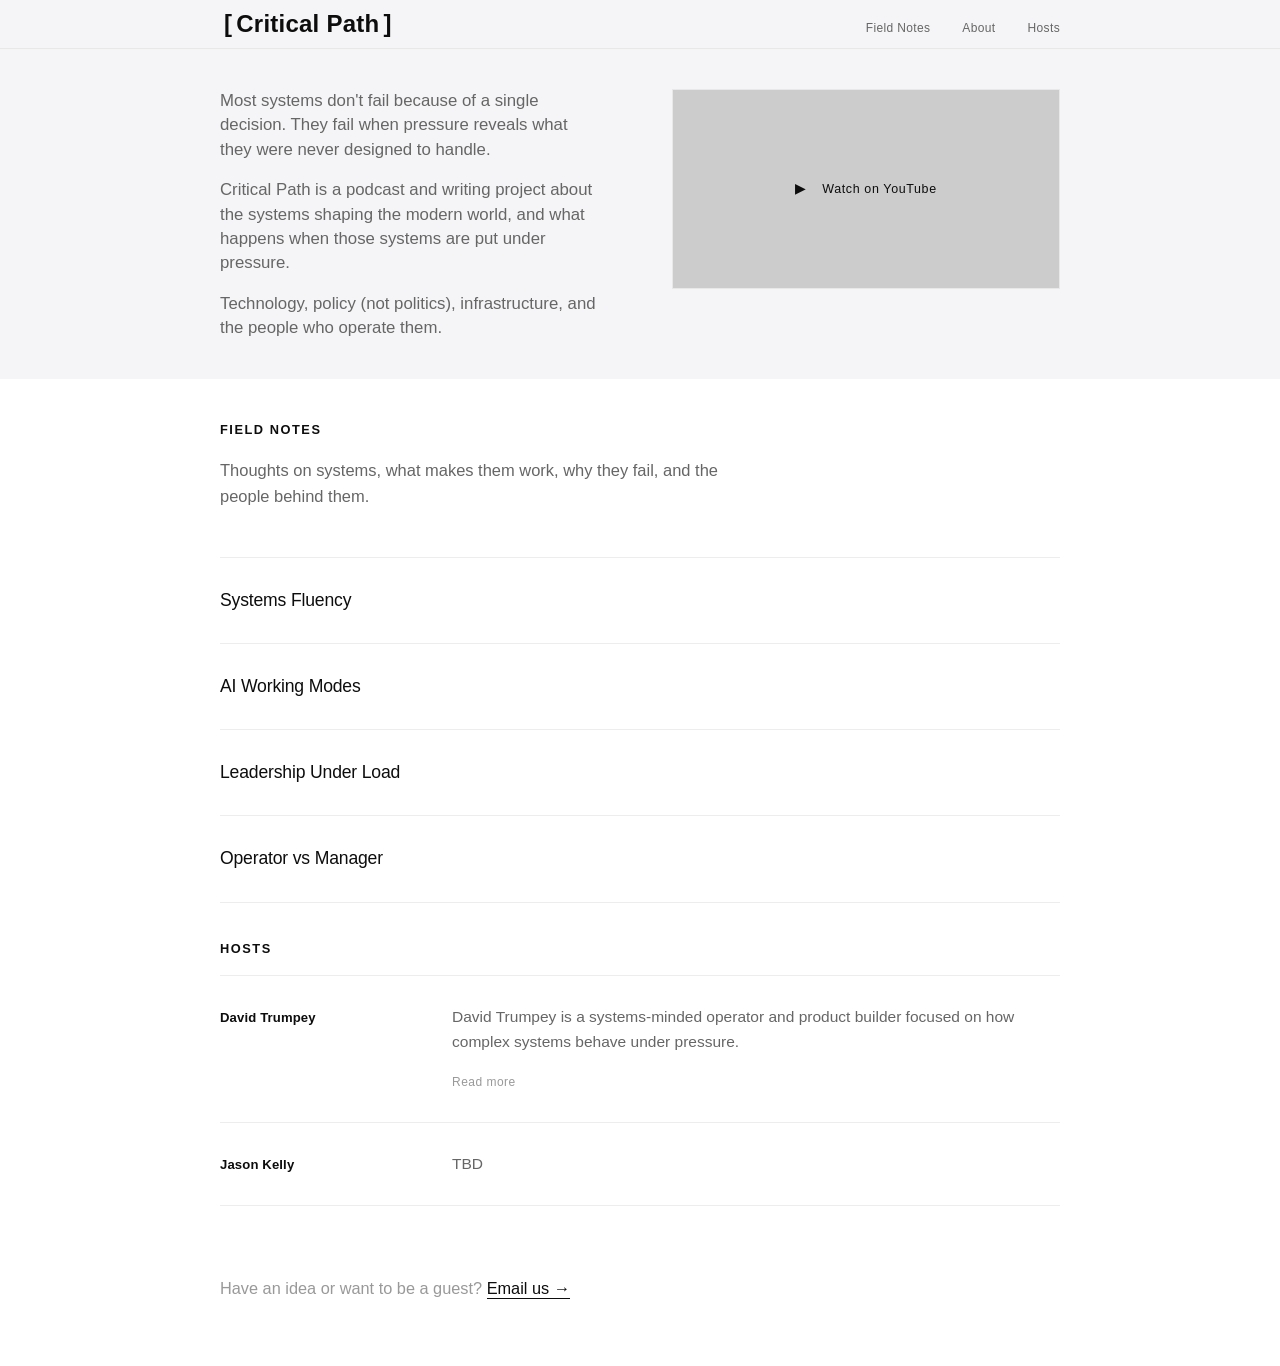
<file: index.html>
<!DOCTYPE html>
<html lang="en">
<head>
  <meta charset="UTF-8" />
  <meta name="viewport" content="width=device-width, initial-scale=1.0" />
  <title>Critical Path Podcast</title>
  <link rel="preconnect" href="https://fonts.googleapis.com" />
  <link rel="preconnect" href="https://fonts.gstatic.com" crossorigin />
  <link href="https://fonts.googleapis.com/css2?family=IBM+Plex+Mono:wght@400;500;600&display=swap" rel="stylesheet" />
  <link rel="stylesheet" href="styles.css" />
</head>
<body>

  <!-- HEADER -->
  <div class="site-header-wrap">
  <header class="site-header">
    <a href="index.html" class="site-name"><span class="bracket">[</span><span class="title">Critical Path</span><span class="bracket">]</span></a>
    <nav class="site-nav">
      <a href="#field-notes">Field Notes</a>
      <a href="#about">About</a>
      <a href="#hosts">Hosts</a>
    </nav>
  </header>
  </div>

  <!-- HERO -->
  <section class="hero">
    <div class="hero-inner">
    <div class="hero-text">
      <p class="hero-desc">Most systems don't fail because of a single decision. They fail when pressure reveals what they were never designed to handle.</p>
      <p class="hero-desc">Critical Path is a podcast and writing project about the systems shaping the modern world, and what happens when those systems are put under pressure.</p>
      <p class="hero-desc">Technology, policy (not politics), infrastructure, and the people who operate them.</p>
    </div>
    <div class="hero-video">
<a class="video-link" href="https://www.youtube.com/watch?v=QAIOffTPTxQ" target="_blank" rel="noopener">
        <span class="video-link-play">&#9654;</span>
        <span class="video-link-text">Watch on YouTube</span>
      </a>
    </div>
    </div>
  </section>

  <!-- FIELD NOTES -->
  <section class="field-notes" id="field-notes">
    <p class="section-label">Field Notes</p>
    <p class="field-notes-sub">Thoughts on systems, what makes them work, why they fail, and the people behind them.</p>

    <ul class="notes-list">

      <li class="note-row">
        <a href="field-note-systems-fluency.html" class="note-title">Systems Fluency</a>
      </li>

      <li class="note-row">
        <a href="field-note-ai-working-modes.html" class="note-title">AI Working Modes</a>
      </li>

      <li class="note-row">
        <a href="#" class="note-title">Leadership Under Load</a>
      </li>

      <li class="note-row">
        <a href="#" class="note-title">Operator vs Manager</a>
      </li>

    </ul>
  </section>

<!-- HOSTS -->
  <section class="hosts" id="hosts">
    <p class="section-label">Hosts</p>
    <ul class="hosts-list">
      <li class="host-row">
        <span class="host-name">David Trumpey</span>
        <div class="host-bio">
          <p>David Trumpey is a systems-minded operator and product builder focused on how complex systems behave under pressure.</p>
          <div class="host-bio-expanded">
            <p>His work spans strategy, design, product, and execution, shaping a practical understanding of how work actually happens, where decisions break down, and why systems fail in ways no one planned for.</p>
            <p>He now focuses on applying AI to real workflows, using it to redesign how work gets done. Moving from experimentation to implementation requires structure, not prompts, and clear thinking, not just capability.</p>
            <p>Critical Path reflects that lens. Systems, constraints, and the people responsible for making them hold when it matters.</p>
          </div>
          <button class="bio-toggle" onclick="toggleBio(this)">Read more</button>
        </div>
      </li>
      <li class="host-row">
        <span class="host-name">Jason Kelly</span>
        <span class="host-bio">TBD</span>
      </li>
    </ul>
  </section>

  <!-- FOOTER -->
  <footer class="site-footer">
    <p>Have an idea or want to be a guest? <a href="mailto:hello@criticalpathpodcast.com">Email us →</a></p>
  </footer>

  <script src="app.js"></script>
</body>
</html>
</file>
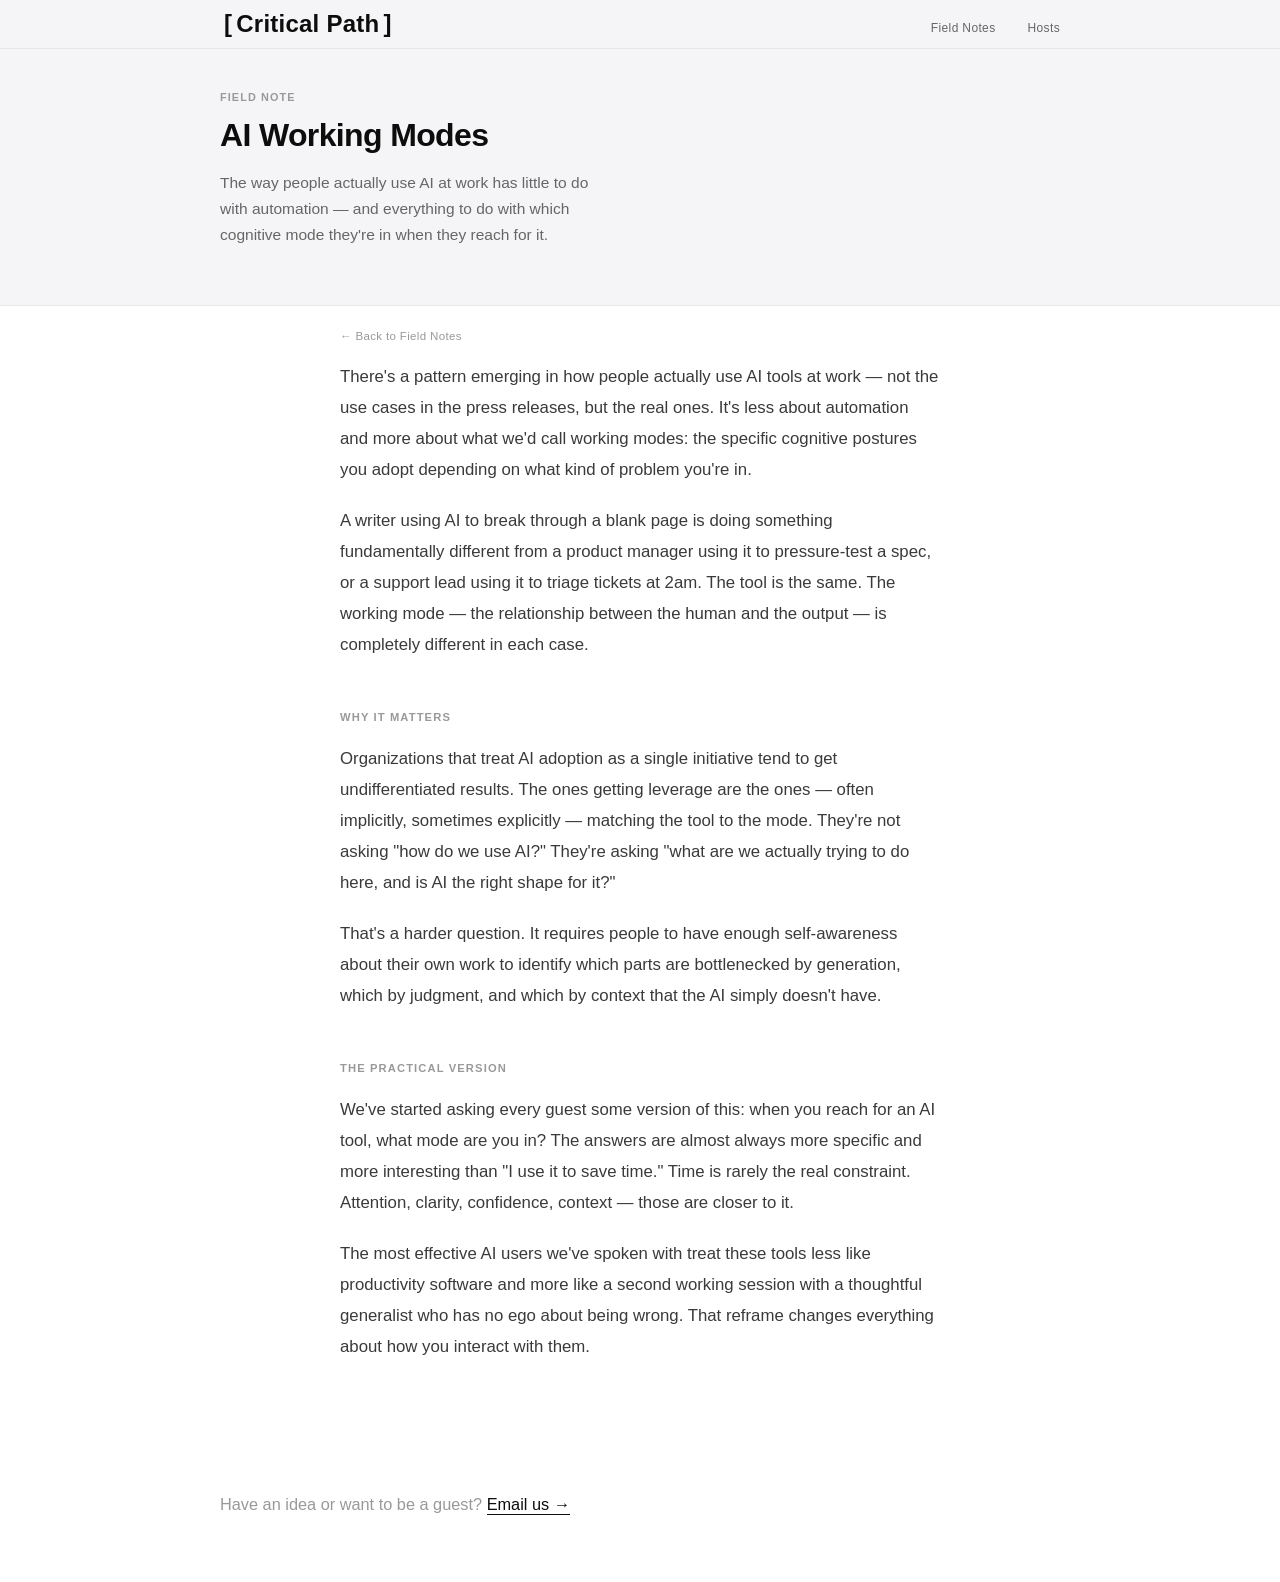
<file: field-note-ai-working-modes.html>
<!DOCTYPE html>
<html lang="en">
<head>
  <meta charset="UTF-8" />
  <meta name="viewport" content="width=device-width, initial-scale=1.0" />
  <title>AI Working Modes — Critical Path</title>
  <link rel="preconnect" href="https://fonts.googleapis.com" />
  <link rel="preconnect" href="https://fonts.gstatic.com" crossorigin />
  <link href="https://fonts.googleapis.com/css2?family=IBM+Plex+Mono:wght@400;500;600&display=swap" rel="stylesheet" />
  <link rel="stylesheet" href="styles.css" />
</head>
<body>

  <div class="site-header-wrap">
    <header class="site-header">
      <a href="index.html" class="site-name"><span class="bracket">[</span><span class="title">Critical Path</span><span class="bracket">]</span></a>
      <nav class="site-nav">
        <a href="index.html#field-notes">Field Notes</a>
        <a href="index.html#hosts">Hosts</a>
      </nav>
    </header>
  </div>

  <div class="detail-hero">
    <div class="detail-hero-inner">
      <div class="detail-hero-text">
        <p class="detail-tag">Field Note</p>
        <h1 class="detail-title">AI Working Modes</h1>
        <p class="detail-intro">The way people actually use AI at work has little to do with automation — and everything to do with which cognitive mode they're in when they reach for it.</p>
      </div>
    </div>
  </div>

  <main class="detail-body">

    <a href="index.html#field-notes" class="detail-back">← Back to Field Notes</a>

    <div class="detail-prose">
      <p>There's a pattern emerging in how people actually use AI tools at work — not the use cases in the press releases, but the real ones. It's less about automation and more about what we'd call working modes: the specific cognitive postures you adopt depending on what kind of problem you're in.</p>

      <p>A writer using AI to break through a blank page is doing something fundamentally different from a product manager using it to pressure-test a spec, or a support lead using it to triage tickets at 2am. The tool is the same. The working mode — the relationship between the human and the output — is completely different in each case.</p>

      <h3>Why it matters</h3>

      <p>Organizations that treat AI adoption as a single initiative tend to get undifferentiated results. The ones getting leverage are the ones — often implicitly, sometimes explicitly — matching the tool to the mode. They're not asking "how do we use AI?" They're asking "what are we actually trying to do here, and is AI the right shape for it?"</p>

      <p>That's a harder question. It requires people to have enough self-awareness about their own work to identify which parts are bottlenecked by generation, which by judgment, and which by context that the AI simply doesn't have.</p>

      <h3>The practical version</h3>

      <p>We've started asking every guest some version of this: when you reach for an AI tool, what mode are you in? The answers are almost always more specific and more interesting than "I use it to save time." Time is rarely the real constraint. Attention, clarity, confidence, context — those are closer to it.</p>

      <p>The most effective AI users we've spoken with treat these tools less like productivity software and more like a second working session with a thoughtful generalist who has no ego about being wrong. That reframe changes everything about how you interact with them.</p>
    </div>

  </main>

  <footer class="site-footer">
    <p>Have an idea or want to be a guest? <a href="mailto:hello@criticalpathpodcast.com">Email us →</a></p>
  </footer>

</body>
</html>
</file>
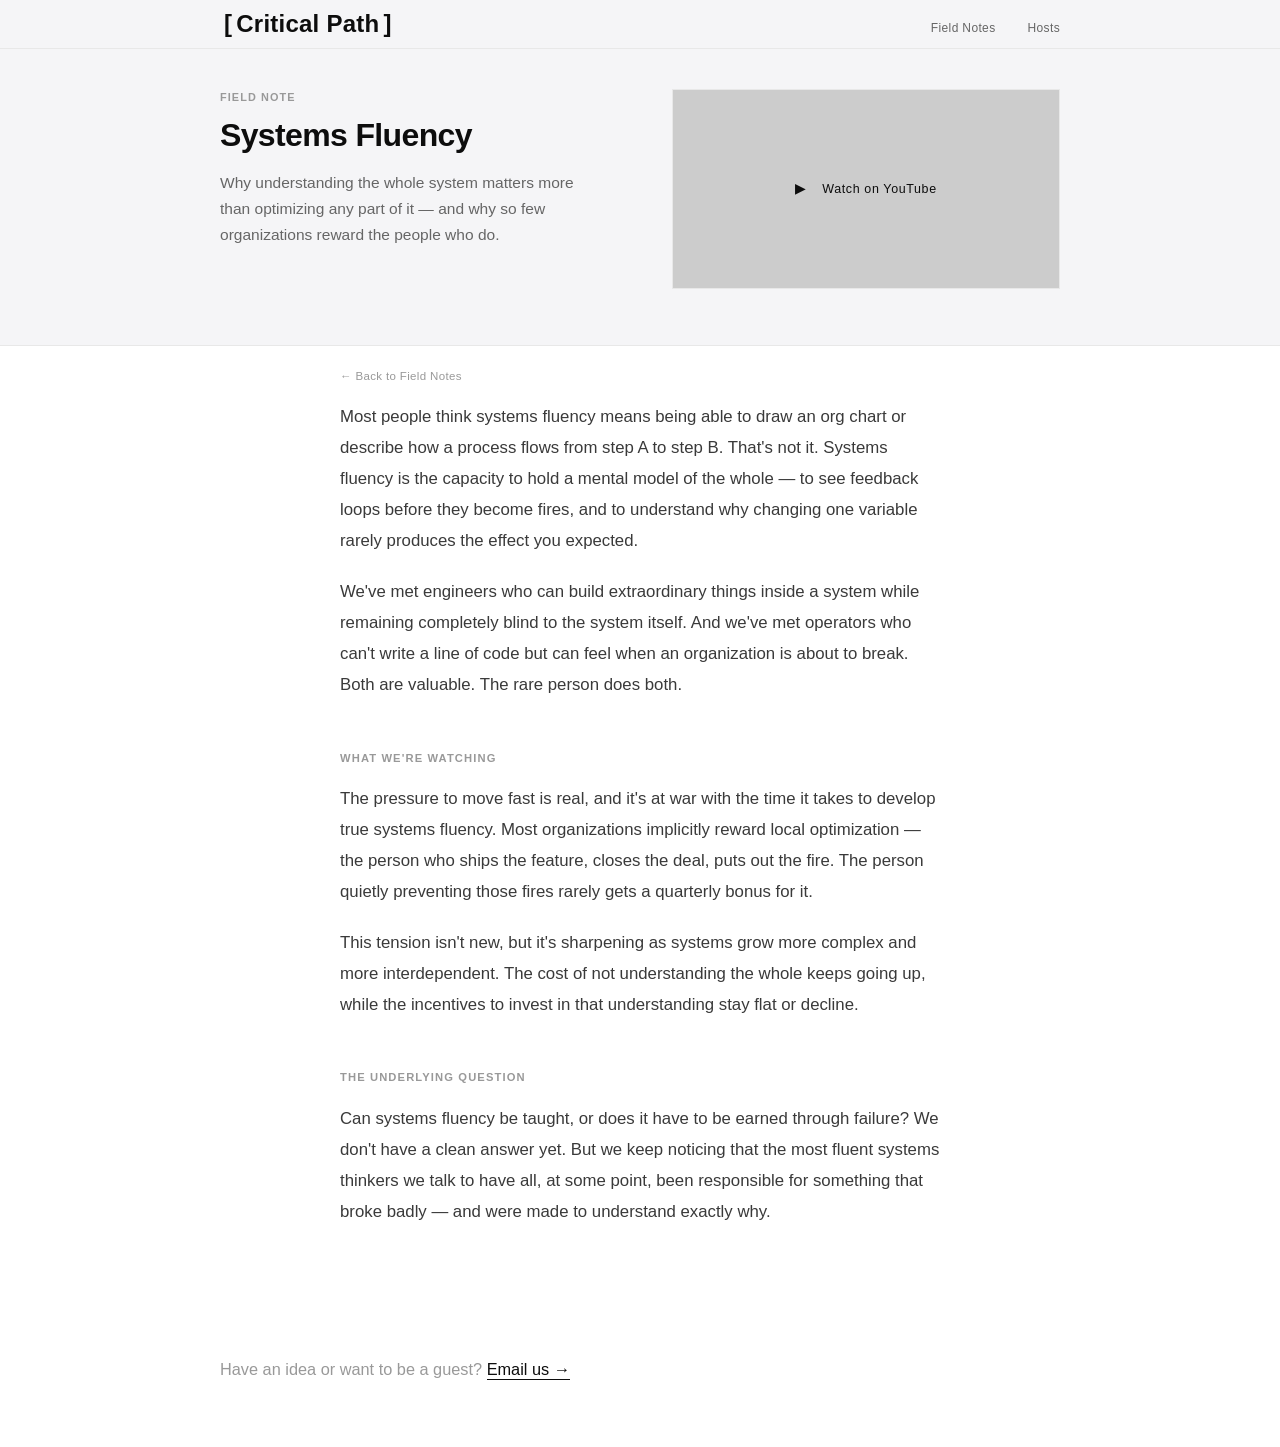
<file: field-note-systems-fluency.html>
<!DOCTYPE html>
<html lang="en">
<head>
  <meta charset="UTF-8" />
  <meta name="viewport" content="width=device-width, initial-scale=1.0" />
  <title>Systems Fluency — Critical Path</title>
  <link rel="preconnect" href="https://fonts.googleapis.com" />
  <link rel="preconnect" href="https://fonts.gstatic.com" crossorigin />
  <link href="https://fonts.googleapis.com/css2?family=IBM+Plex+Mono:wght@400;500;600&display=swap" rel="stylesheet" />
  <link rel="stylesheet" href="styles.css" />
</head>
<body>

  <div class="site-header-wrap">
    <header class="site-header">
      <a href="index.html" class="site-name"><span class="bracket">[</span><span class="title">Critical Path</span><span class="bracket">]</span></a>
      <nav class="site-nav">
        <a href="index.html#field-notes">Field Notes</a>
        <a href="index.html#hosts">Hosts</a>
      </nav>
    </header>
  </div>

  <div class="detail-hero">
    <div class="detail-hero-inner">
      <div class="detail-hero-text">
        <p class="detail-tag">Field Note</p>
        <h1 class="detail-title">Systems Fluency</h1>
        <p class="detail-intro">Why understanding the whole system matters more than optimizing any part of it — and why so few organizations reward the people who do.</p>
      </div>
      <div class="detail-hero-video">
        <a class="video-link" href="https://www.youtube.com/watch?v=QAIOffTPTxQ" target="_blank" rel="noopener">
          <span class="video-link-play">&#9654;</span>
          <span class="video-link-text">Watch on YouTube</span>
        </a>
      </div>
    </div>
  </div>

  <main class="detail-body">

    <a href="index.html#field-notes" class="detail-back">← Back to Field Notes</a>

    <div class="detail-prose">
      <p>Most people think systems fluency means being able to draw an org chart or describe how a process flows from step A to step B. That's not it. Systems fluency is the capacity to hold a mental model of the whole — to see feedback loops before they become fires, and to understand why changing one variable rarely produces the effect you expected.</p>

      <p>We've met engineers who can build extraordinary things inside a system while remaining completely blind to the system itself. And we've met operators who can't write a line of code but can feel when an organization is about to break. Both are valuable. The rare person does both.</p>

      <h3>What we're watching</h3>

      <p>The pressure to move fast is real, and it's at war with the time it takes to develop true systems fluency. Most organizations implicitly reward local optimization — the person who ships the feature, closes the deal, puts out the fire. The person quietly preventing those fires rarely gets a quarterly bonus for it.</p>

      <p>This tension isn't new, but it's sharpening as systems grow more complex and more interdependent. The cost of not understanding the whole keeps going up, while the incentives to invest in that understanding stay flat or decline.</p>

      <h3>The underlying question</h3>

      <p>Can systems fluency be taught, or does it have to be earned through failure? We don't have a clean answer yet. But we keep noticing that the most fluent systems thinkers we talk to have all, at some point, been responsible for something that broke badly — and were made to understand exactly why.</p>
    </div>

  </main>

  <footer class="site-footer">
    <p>Have an idea or want to be a guest? <a href="mailto:hello@criticalpathpodcast.com">Email us →</a></p>
  </footer>

</body>
</html>
</file>
<file: styles.css>
/* ── Reset ── */
*, *::before, *::after { box-sizing: border-box; margin: 0; padding: 0; }

/* ── Tokens ── */
:root {
  --black:   #0d0d0d;
  --ink:     #222;
  --mid:     #666;
  --faint:   #999;
  --rule:    #e8e8e8;
  --rule-light: rgba(0,0,0,0.07);
  --bg:      #fff;
  --bg-hero: #f5f5f7;

  --mono: -apple-system, BlinkMacSystemFont, "SF Pro Text", "Helvetica Neue", Arial, sans-serif;
  --serif: -apple-system, BlinkMacSystemFont, "SF Pro Display", "Helvetica Neue", Arial, sans-serif;

  --max: 920px;
  --pad-x: 2.5rem;

  /* vertical rhythm unit */
  --vr: 8px;
}

html { scroll-behavior: smooth; }

body {
  background: var(--bg);
  color: var(--ink);
  font-family: var(--serif);
  font-size: 17px;
  line-height: 1.65;
  -webkit-font-smoothing: antialiased;
  -moz-osx-font-smoothing: grayscale;
  font-feature-settings: "kern" 1;
  text-rendering: optimizeLegibility;
}

a { color: inherit; text-decoration: none; }

/* ─────────────────────────────────────────
   HEADER
───────────────────────────────────────── */
.site-header-wrap {
  background: var(--bg-hero);
  width: 100%;
  border-bottom: 1px solid var(--rule);
}

.site-header {
  display: flex;
  align-items: baseline;
  justify-content: space-between;
  max-width: var(--max);
  margin: 0 auto;
  padding: calc(var(--vr) * 2.4 - 15px) var(--pad-x);
}

.site-name {
  font-family: var(--mono);
  font-size: 1.5rem;
  font-weight: 600;
  letter-spacing: 0.01em;
  color: var(--black);
}

.site-name .bracket {
  display: inline-block;
  margin: 0 4px;
}

.site-name .title {
  display: inline-block;
}

.site-nav {
  display: flex;
  gap: 2rem;
}

.site-nav a {
  font-family: var(--mono);
  font-size: 0.75rem;
  font-weight: 500;
  letter-spacing: 0.03em;
  color: var(--mid);
  transition: color 0.15s;
}

.site-nav a:hover { color: var(--black); }

/* ─────────────────────────────────────────
   HERO
───────────────────────────────────────── */
.hero {
  background: var(--bg-hero);
  width: 100%;
}

.hero-inner {
  display: grid;
  grid-template-columns: 1fr 1fr;
  gap: 4rem;
  align-items: stretch;
  max-width: var(--max);
  margin: 0 auto;
  padding: 40px var(--pad-x) calc(var(--vr) * 13 - 65px);
}

.hero-title {
  font-family: var(--serif);
  font-size: clamp(2.4rem, 5vw, 4rem);
  font-weight: 700;
  letter-spacing: -0.035em;
  line-height: 1.08;
  color: var(--black);
  margin-bottom: calc(var(--vr) * 2.5);
}

.hero-desc {
  font-family: var(--serif);
  font-size: 1.05rem;
  color: var(--mid);
  line-height: calc(1.75em - 5px);
  max-width: 380px;
  margin-bottom: 1rem;
}

.hero-desc:last-child { margin-bottom: 0; }

.video-label {
  font-family: var(--mono);
  font-size: 0.68rem;
  font-weight: 500;
  letter-spacing: 0.08em;
  text-transform: uppercase;
  color: var(--faint);
  margin-bottom: calc(var(--vr) * 1.5);
}

.video-link {
  display: flex;
  align-items: center;
  gap: 1rem;
  padding: 2rem 1.75rem;
  background: #ccc;
  border: 1px solid var(--rule);
  color: var(--black);
  transition: border-color 0.15s;
  min-height: 200px;
  justify-content: center;
}

.video-link:hover { border-color: var(--black); }

.video-link-play {
  font-size: 0.9rem;
  color: var(--black);
}

.video-link-text {
  font-family: var(--mono);
  font-size: 0.78rem;
  font-weight: 500;
  letter-spacing: 0.05em;
}

/* ─────────────────────────────────────────
   SECTION SCAFFOLD
───────────────────────────────────────── */
.field-notes,
.hosts {
  max-width: var(--max);
  margin: 0 auto;
  padding: calc(var(--vr) * 13) var(--pad-x);
  border-top: 1px solid var(--rule);
}

.field-notes {
  padding-top: 40px;
  padding-bottom: 0;
  border-top: none;
}

.hosts {
  padding-top: 35px;
  border-top: none;
}

.section-label {
  font-family: var(--mono);
  font-size: 0.8rem;
  font-weight: 600;
  letter-spacing: 0.12em;
  text-transform: uppercase;
  color: var(--black);
  margin-bottom: calc(var(--vr) * 2);
}

/* ─────────────────────────────────────────
   FIELD NOTES
───────────────────────────────────────── */
.field-notes-sub {
  font-family: var(--serif);
  font-size: 1.03rem;
  color: var(--mid);
  line-height: 1.6;
  max-width: 520px;
  margin-bottom: calc(var(--vr) * 6);
}

.notes-list { list-style: none; }

.note-row {
  padding: calc(var(--vr) * 3.5) 0;
  border-top: 1px solid var(--rule-light);
}

.note-row:last-child { border-bottom: 1px solid var(--rule-light); }

.note-title {
  font-family: var(--serif);
  font-size: 1.1rem;
  font-weight: 400;
  letter-spacing: -0.01em;
  color: var(--black);
  transition: opacity 0.15s;
}

.note-title:hover {
  opacity: 0.55;
  text-decoration: underline;
  text-underline-offset: 3px;
  text-decoration-color: rgba(0,0,0,0.25);
}

/* ─────────────────────────────────────────
   ABOUT
───────────────────────────────────────── */
.about p {
  font-family: var(--serif);
  font-size: 1.05rem;
  color: var(--mid);
  max-width: 600px;
  line-height: 1.85;
  margin-top: calc(var(--vr) * 2);
}

/* ─────────────────────────────────────────
   HOSTS
───────────────────────────────────────── */
.hosts-list {
  list-style: none;
  margin-top: calc(var(--vr) * 2);
}

.host-row {
  display: grid;
  grid-template-columns: 200px 1fr;
  gap: 2rem;
  padding: calc(var(--vr) * 3.5) 0;
  border-top: 1px solid var(--rule-light);
  align-items: baseline;
}

.host-row:last-child { border-bottom: 1px solid var(--rule-light); }

.host-name {
  font-family: var(--mono);
  font-size: 0.82rem;
  font-weight: 600;
  letter-spacing: 0.01em;
  color: var(--black);
}

.host-bio {
  font-family: var(--serif);
  font-size: 0.97rem;
  color: var(--mid);
  line-height: 1.65;
}

.host-bio p { margin-bottom: 0.85rem; }
.host-bio p:last-child { margin-bottom: 0; }

.host-bio-expanded {
  display: none;
  margin-top: 0.6rem;
}

.host-bio-expanded.open { display: block; }

.bio-toggle {
  background: none;
  border: none;
  padding: 0;
  margin-top: calc(0.6rem - 20px);
  font-family: var(--mono);
  font-size: 0.75rem;
  font-weight: 500;
  letter-spacing: 0.04em;
  color: var(--faint);
  cursor: pointer;
  transition: color 0.15s;
}

.bio-toggle:hover { color: var(--black); }

.host-bio-expanded.open + .bio-toggle { margin-top: 0.6rem; }

/* ─────────────────────────────────────────
   FOOTER
───────────────────────────────────────── */
.site-footer {
  max-width: var(--max);
  margin: -75px auto 0;
  padding: calc(var(--vr) * 5) var(--pad-x) calc(var(--vr) * 8);
  font-family: var(--mono);
  font-size: 1.02rem;
  color: var(--faint);
}

.site-footer a {
  color: var(--black);
  border-bottom: 1px solid var(--black);
  padding-bottom: 1px;
  transition: color 0.15s, border-color 0.15s;
}

.site-footer a:hover { color: var(--mid); border-color: var(--mid); }

/* ─────────────────────────────────────────
   DETAIL PAGES
───────────────────────────────────────── */
.detail-hero {
  background: var(--bg-hero);
  width: 100%;
  border-bottom: 1px solid var(--rule);
}

.detail-hero-inner {
  display: grid;
  grid-template-columns: 1fr 1fr;
  gap: 4rem;
  align-items: stretch;
  max-width: var(--max);
  margin: 0 auto;
  padding: 40px var(--pad-x) calc(var(--vr) * 7);
}

.detail-hero-video .video-link {
  height: 100%;
}

.detail-back {
  display: inline-block;
  font-family: var(--mono);
  font-size: 0.72rem;
  font-weight: 500;
  letter-spacing: 0.03em;
  color: var(--faint);
  margin-bottom: 15px;
  transition: color 0.15s;
}

.detail-back:hover { color: var(--black); }

.detail-header {
  display: flex;
  align-items: baseline;
  justify-content: space-between;
  max-width: var(--max);
  margin: 0 auto;
  padding: calc(var(--vr) * 3) var(--pad-x);
  border-bottom: 1px solid var(--black);
}

.detail-back {
  font-family: var(--mono);
  font-size: 0.72rem;
  font-weight: 500;
  letter-spacing: 0.03em;
  color: var(--faint);
  transition: color 0.15s;
}

.detail-back:hover { color: var(--black); }

.detail-body {
  max-width: 680px;
  margin: 0 auto;
  padding: 15px var(--pad-x) calc(var(--vr) * 18);
}

.detail-tag {
  font-family: var(--mono);
  font-size: 0.68rem;
  font-weight: 600;
  letter-spacing: 0.1em;
  text-transform: uppercase;
  color: var(--faint);
  margin-bottom: 0;
}

.detail-title {
  font-family: var(--serif);
  font-size: clamp(1rem, 3.5vw, 2rem);
  font-weight: 700;
  letter-spacing: -0.02em;
  line-height: 1.15;
  color: var(--black);
  margin-top: 10px;
  margin-bottom: calc(var(--vr) * 2);
}

.detail-intro {
  font-family: var(--serif);
  font-size: 0.97rem;
  color: var(--mid);
  line-height: 1.7;
  max-width: 380px;
}

.detail-video {
  margin-bottom: calc(var(--vr) * 6);
}

.detail-prose p {
  font-family: var(--serif);
  font-size: 1.05rem;
  line-height: 1.85;
  color: #3a3a3a;
  margin-bottom: calc(var(--vr) * 2.5);
}

.detail-prose h3 {
  font-family: var(--mono);
  font-size: 0.7rem;
  font-weight: 600;
  letter-spacing: 0.1em;
  text-transform: uppercase;
  color: var(--faint);
  margin: calc(var(--vr) * 6) 0 calc(var(--vr) * 2);
}

/* ─────────────────────────────────────────
   MOBILE
───────────────────────────────────────── */
@media (max-width: 660px) {
  :root { --pad-x: 1.5rem; }

  .site-nav { gap: 1.5rem; }

  .hero-inner {
    grid-template-columns: 1fr;
    gap: 2.5rem;
    padding-top: calc(var(--vr) * 8);
    padding-bottom: calc(var(--vr) * 8);
  }

  .hero-desc { max-width: none; }

  .hero-title { font-size: clamp(2rem, 10vw, 2.8rem); }

  .field-notes,
  .hosts {
    padding-top: calc(var(--vr) * 8);
    padding-bottom: calc(var(--vr) * 8);
  }

  .host-row {
    grid-template-columns: 1fr;
    gap: calc(var(--vr) * 0.5);
  }

  .detail-body {
    padding-top: calc(var(--vr) * 8);
    padding-bottom: calc(var(--vr) * 10);
  }
}
</file>
